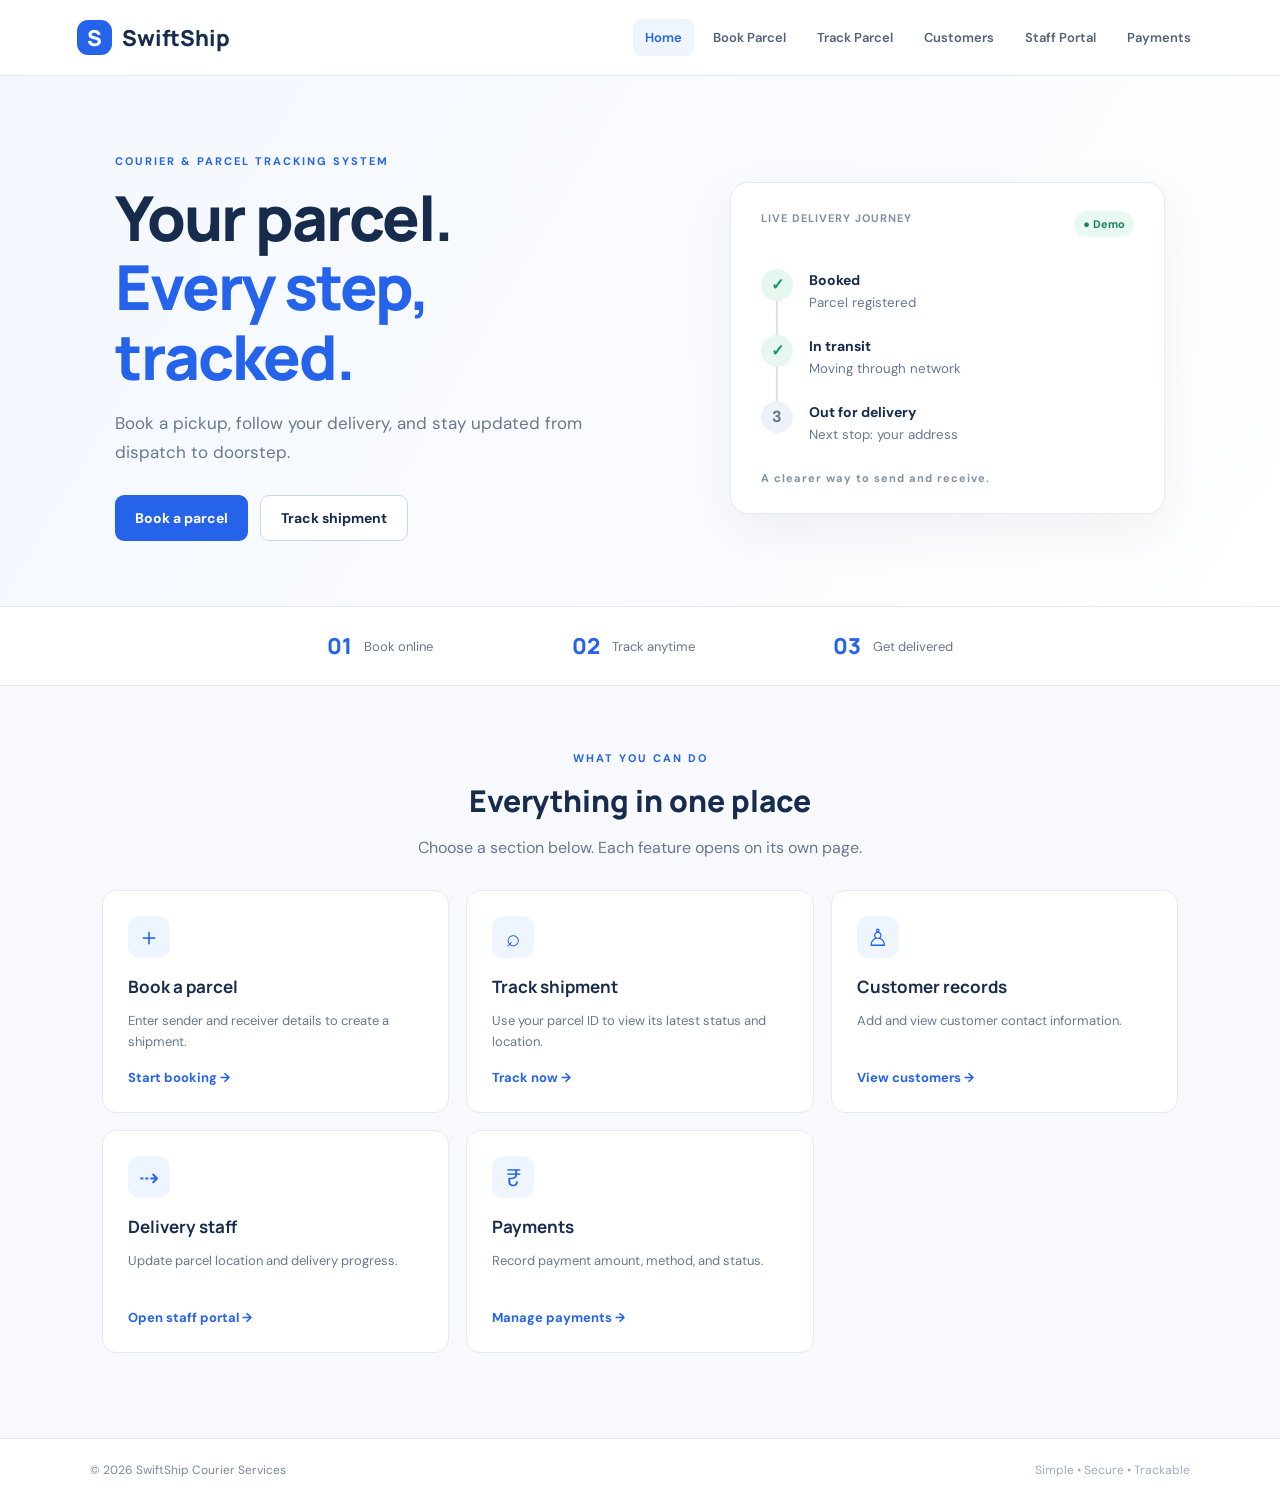
<file: index.html>
<!DOCTYPE html>
<html lang="en">
<head>
  <meta charset="UTF-8"><meta name="viewport" content="width=device-width, initial-scale=1.0">
  <title>SwiftShip | Courier & Parcel Tracking</title><link rel="stylesheet" href="style.css">
</head>
<body>
<header class="topbar"><a class="brand" href="index.html"><span class="brand-mark">S</span> SwiftShip</a>
<nav><a class="active" href="index.html">Home</a><a href="book.html">Book Parcel</a><a href="track.html">Track Parcel</a><a href="customers.html">Customers</a><a href="staff.html">Staff Portal</a><a href="payments.html">Payments</a></nav>
</header>
<main>
<section class="hero"><div class="hero-copy"><p class="eyebrow">COURIER & PARCEL TRACKING SYSTEM</p><h1>Your parcel.<br><span>Every step, tracked.</span></h1><p class="lead">Book a pickup, follow your delivery, and stay updated from dispatch to doorstep.</p><div class="actions"><a class="btn primary" href="book.html">Book a parcel</a><a class="btn outline" href="track.html">Track shipment</a></div></div>
<div class="hero-card"><div class="route-head"><span>LIVE DELIVERY JOURNEY</span><span class="pill">● Demo</span></div><div class="route"><div class="route-line"></div><div class="route-point done"><b>✓</b><div><strong>Booked</strong><small>Parcel registered</small></div></div><div class="route-point done"><b>✓</b><div><strong>In transit</strong><small>Moving through network</small></div></div><div class="route-point"><b>3</b><div><strong>Out for delivery</strong><small>Next stop: your address</small></div></div></div><div class="route-foot">A clearer way to send and receive.</div></div></section>
<section class="stats"><div><strong>01</strong><span>Book online</span></div><div><strong>02</strong><span>Track anytime</span></div><div><strong>03</strong><span>Get delivered</span></div></section>
<section class="section"><div class="section-heading"><p class="eyebrow">WHAT YOU CAN DO</p><h2>Everything in one place</h2><p>Choose a section below. Each feature opens on its own page.</p></div><div class="feature-grid">
<a class="feature" href="book.html"><span class="icon">＋</span><h3>Book a parcel</h3><p>Enter sender and receiver details to create a shipment.</p><span class="link">Start booking →</span></a>
<a class="feature" href="track.html"><span class="icon">⌕</span><h3>Track shipment</h3><p>Use your parcel ID to view its latest status and location.</p><span class="link">Track now →</span></a>
<a class="feature" href="customers.html"><span class="icon">♙</span><h3>Customer records</h3><p>Add and view customer contact information.</p><span class="link">View customers →</span></a>
<a class="feature" href="staff.html"><span class="icon">⇢</span><h3>Delivery staff</h3><p>Update parcel location and delivery progress.</p><span class="link">Open staff portal →</span></a>
<a class="feature" href="payments.html"><span class="icon">₹</span><h3>Payments</h3><p>Record payment amount, method, and status.</p><span class="link">Manage payments →</span></a>
</div></section>
</main><footer>© 2026 SwiftShip Courier Services <span>Simple • Secure • Trackable</span></footer>
<script src="app.js"></script></body></html>
</file>
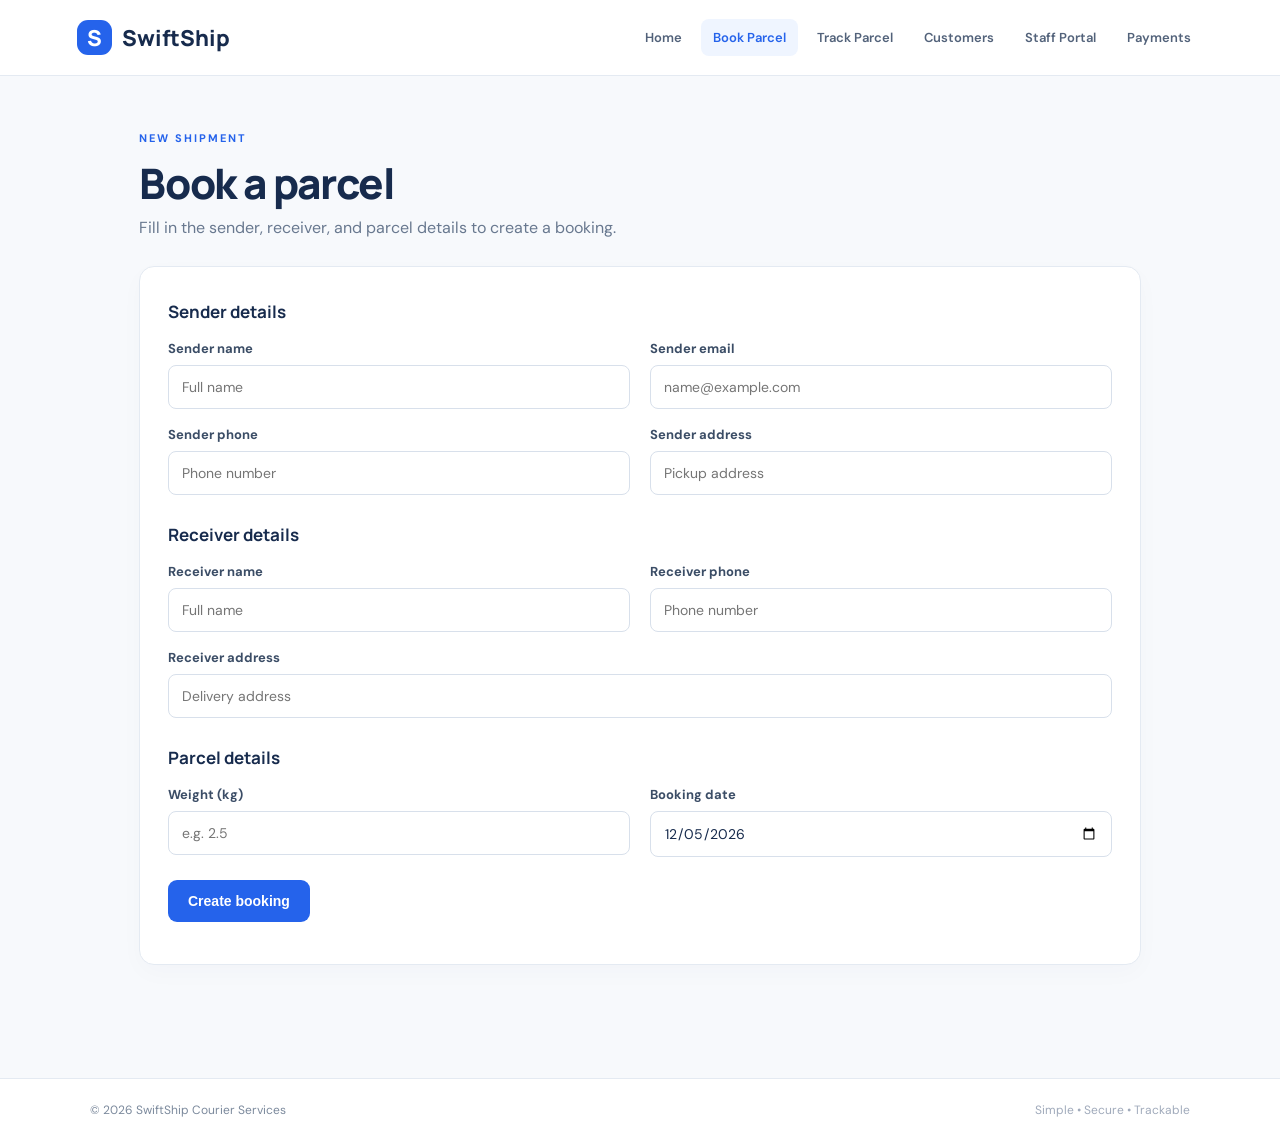
<file: book.html>
<!DOCTYPE html><html lang="en"><head><meta charset="UTF-8"><meta name="viewport" content="width=device-width,initial-scale=1"><title>Book Parcel | SwiftShip</title><link rel="stylesheet" href="style.css"></head><body>
<header class="topbar"><a class="brand" href="index.html"><span class="brand-mark">S</span> SwiftShip</a><nav><a href="index.html">Home</a><a class="active" href="book.html">Book Parcel</a><a href="track.html">Track Parcel</a><a href="customers.html">Customers</a><a href="staff.html">Staff Portal</a><a href="payments.html">Payments</a></nav></header>
<main class="page"><div class="page-title"><p class="eyebrow">NEW SHIPMENT</p><h1>Book a parcel</h1><p>Fill in the sender, receiver, and parcel details to create a booking.</p></div>
<div class="panel"><form id="bookingForm"><h2>Sender details</h2><div class="form-grid"><label>Sender name<input name="senderName" required placeholder="Full name"></label><label>Sender email<input name="email" type="email" required placeholder="name@example.com"></label><label>Sender phone<input name="phone" required placeholder="Phone number"></label><label>Sender address<input name="senderAddress" required placeholder="Pickup address"></label></div><h2>Receiver details</h2><div class="form-grid"><label>Receiver name<input name="receiverName" required placeholder="Full name"></label><label>Receiver phone<input name="receiverPhone" required placeholder="Phone number"></label><label class="wide">Receiver address<input name="receiverAddress" required placeholder="Delivery address"></label></div><h2>Parcel details</h2><div class="form-grid"><label>Weight (kg)<input name="weight" type="number" min="0.1" step="0.1" required placeholder="e.g. 2.5"></label><label>Booking date<input name="bookingDate" type="date" required></label></div><button class="btn primary" type="submit">Create booking</button><p id="bookingMessage" class="message" aria-live="polite"></p></form></div></main>
<footer>© 2026 SwiftShip Courier Services <span>Simple • Secure • Trackable</span></footer><script src="app.js"></script></body></html>
</file>
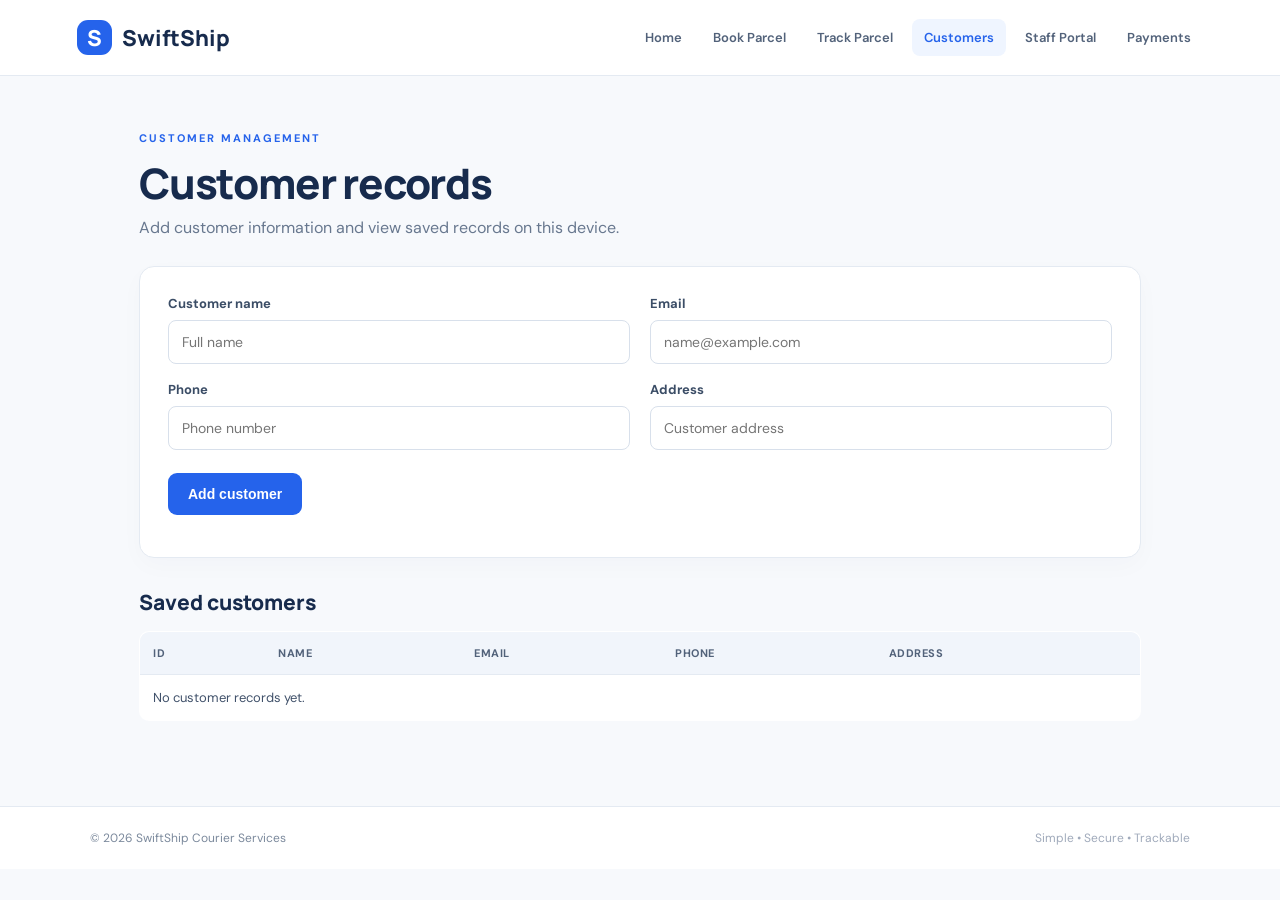
<file: customers.html>
<!DOCTYPE html><html lang="en"><head><meta charset="UTF-8"><meta name="viewport" content="width=device-width,initial-scale=1"><title>Customers | SwiftShip</title><link rel="stylesheet" href="style.css"></head><body>
<header class="topbar"><a class="brand" href="index.html"><span class="brand-mark">S</span> SwiftShip</a><nav><a href="index.html">Home</a><a href="book.html">Book Parcel</a><a href="track.html">Track Parcel</a><a class="active" href="customers.html">Customers</a><a href="staff.html">Staff Portal</a><a href="payments.html">Payments</a></nav></header>
<main class="page"><div class="page-title"><p class="eyebrow">CUSTOMER MANAGEMENT</p><h1>Customer records</h1><p>Add customer information and view saved records on this device.</p></div><div class="panel"><form id="customerForm"><div class="form-grid"><label>Customer name<input name="name" required placeholder="Full name"></label><label>Email<input name="email" type="email" required placeholder="name@example.com"></label><label>Phone<input name="phone" required placeholder="Phone number"></label><label>Address<input name="address" required placeholder="Customer address"></label></div><button class="btn primary">Add customer</button><p id="customerMessage" class="message"></p></form></div><div class="table-wrap"><h2>Saved customers</h2><table><thead><tr><th>ID</th><th>Name</th><th>Email</th><th>Phone</th><th>Address</th></tr></thead><tbody id="customersTable"></tbody></table></div></main>
<footer>© 2026 SwiftShip Courier Services <span>Simple • Secure • Trackable</span></footer><script src="app.js"></script></body></html>
</file>
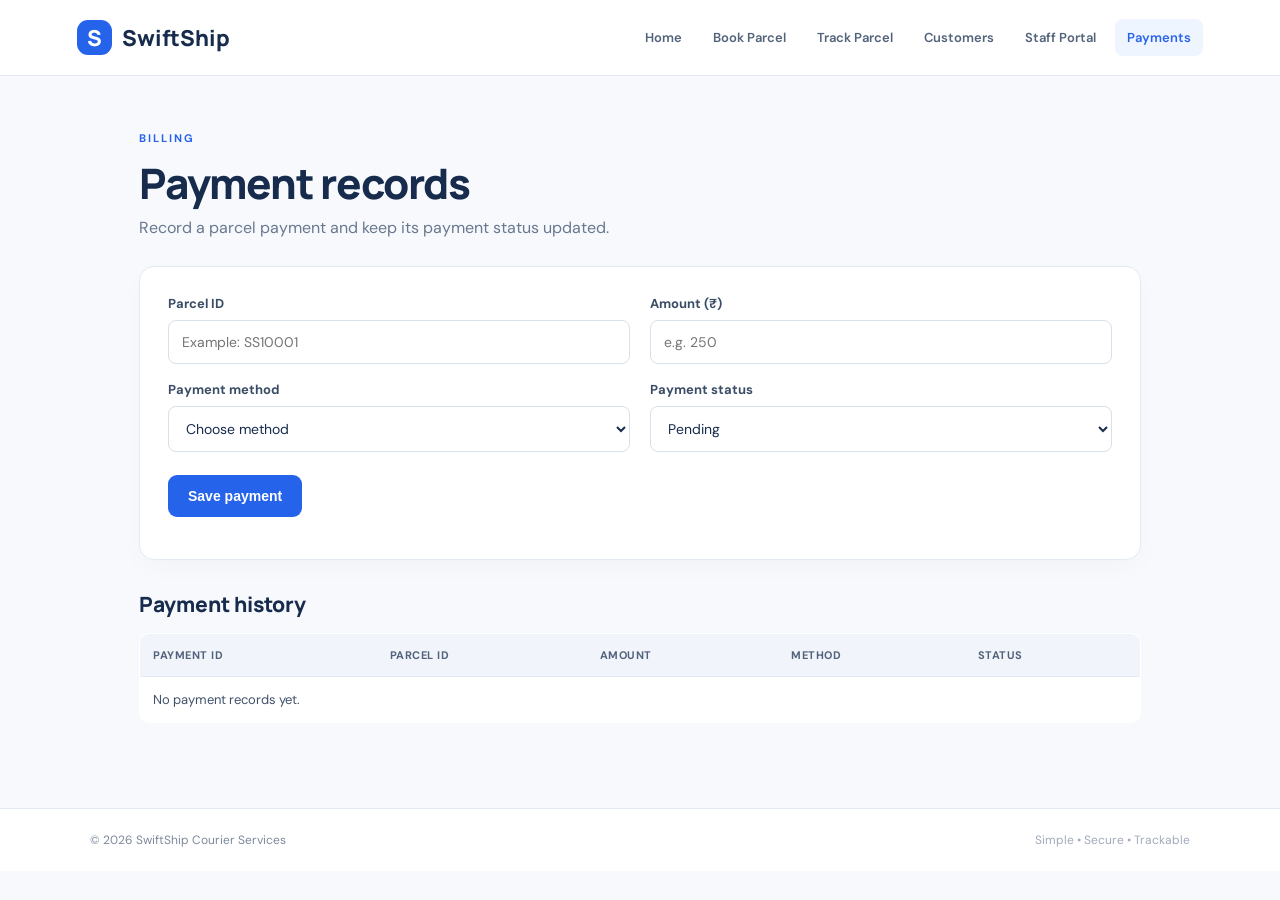
<file: payments.html>
<!DOCTYPE html><html lang="en"><head><meta charset="UTF-8"><meta name="viewport" content="width=device-width,initial-scale=1"><title>Payments | SwiftShip</title><link rel="stylesheet" href="style.css"></head><body>
<header class="topbar"><a class="brand" href="index.html"><span class="brand-mark">S</span> SwiftShip</a><nav><a href="index.html">Home</a><a href="book.html">Book Parcel</a><a href="track.html">Track Parcel</a><a href="customers.html">Customers</a><a href="staff.html">Staff Portal</a><a class="active" href="payments.html">Payments</a></nav></header>
<main class="page"><div class="page-title"><p class="eyebrow">BILLING</p><h1>Payment records</h1><p>Record a parcel payment and keep its payment status updated.</p></div><div class="panel"><form id="paymentForm"><div class="form-grid"><label>Parcel ID<input name="parcelId" required placeholder="Example: SS10001"></label><label>Amount (₹)<input name="amount" type="number" min="1" step="0.01" required placeholder="e.g. 250"></label><label>Payment method<select name="method" required><option value="">Choose method</option><option>Cash</option><option>UPI</option><option>Card</option><option>Net Banking</option></select></label><label>Payment status<select name="status" required><option>Pending</option><option>Paid</option><option>Failed</option></select></label></div><button class="btn primary">Save payment</button><p id="paymentMessage" class="message"></p></form></div><div class="table-wrap"><h2>Payment history</h2><table><thead><tr><th>Payment ID</th><th>Parcel ID</th><th>Amount</th><th>Method</th><th>Status</th></tr></thead><tbody id="paymentsTable"></tbody></table></div></main>
<footer>© 2026 SwiftShip Courier Services <span>Simple • Secure • Trackable</span></footer><script src="app.js"></script></body></html>
</file>
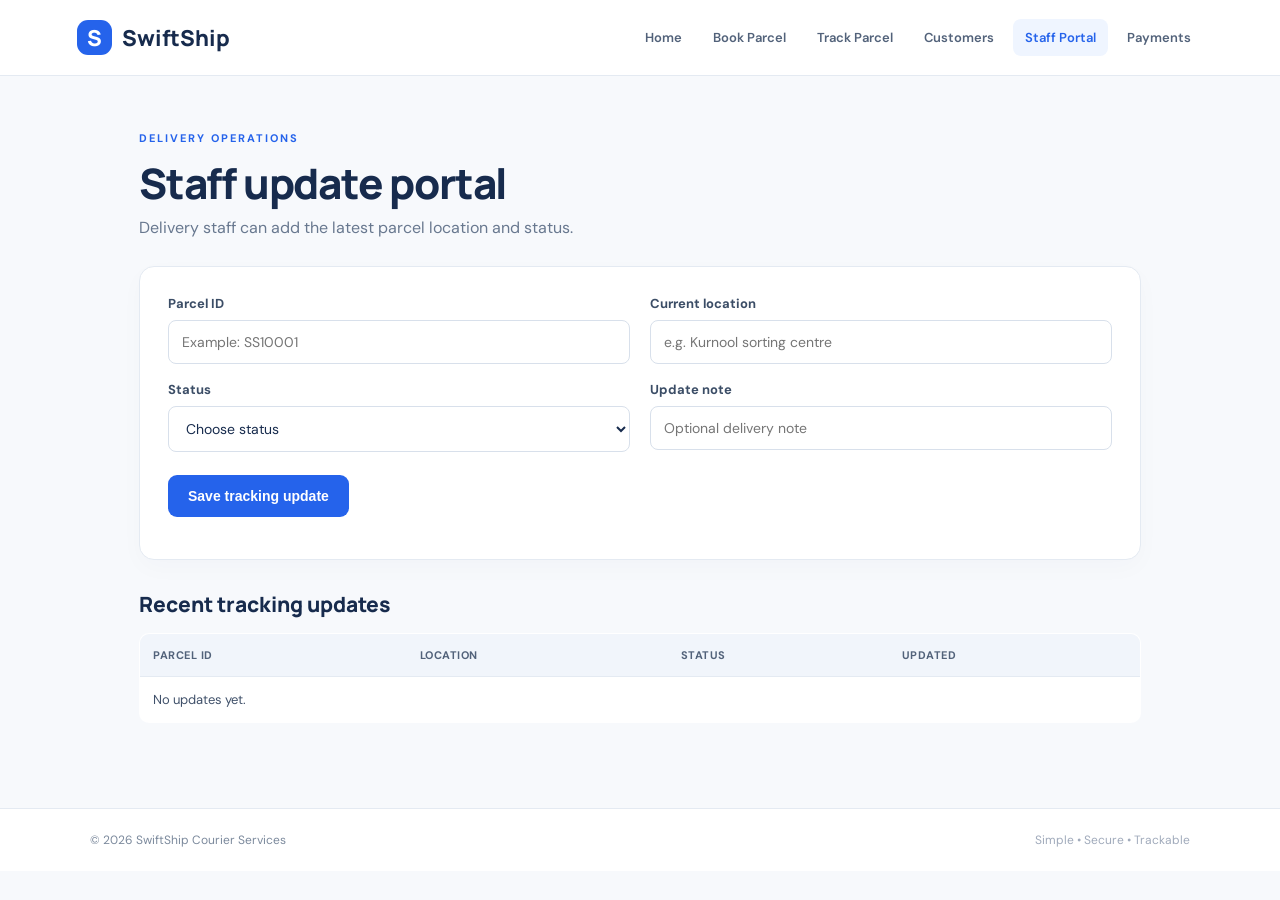
<file: staff.html>
<!DOCTYPE html><html lang="en"><head><meta charset="UTF-8"><meta name="viewport" content="width=device-width,initial-scale=1"><title>Staff Portal | SwiftShip</title><link rel="stylesheet" href="style.css"></head><body>
<header class="topbar"><a class="brand" href="index.html"><span class="brand-mark">S</span> SwiftShip</a><nav><a href="index.html">Home</a><a href="book.html">Book Parcel</a><a href="track.html">Track Parcel</a><a href="customers.html">Customers</a><a class="active" href="staff.html">Staff Portal</a><a href="payments.html">Payments</a></nav></header>
<main class="page"><div class="page-title"><p class="eyebrow">DELIVERY OPERATIONS</p><h1>Staff update portal</h1><p>Delivery staff can add the latest parcel location and status.</p></div><div class="panel"><form id="updateForm"><div class="form-grid"><label>Parcel ID<input name="parcelId" required placeholder="Example: SS10001"></label><label>Current location<input name="location" required placeholder="e.g. Kurnool sorting centre"></label><label>Status<select name="status" required><option value="">Choose status</option><option>Booked</option><option>Picked Up</option><option>In Transit</option><option>Out for Delivery</option><option>Delivered</option><option>Delivery Attempted</option></select></label><label>Update note<input name="note" placeholder="Optional delivery note"></label></div><button class="btn primary">Save tracking update</button><p id="updateMessage" class="message"></p></form></div><div class="table-wrap"><h2>Recent tracking updates</h2><table><thead><tr><th>Parcel ID</th><th>Location</th><th>Status</th><th>Updated</th></tr></thead><tbody id="updatesTable"></tbody></table></div></main>
<footer>© 2026 SwiftShip Courier Services <span>Simple • Secure • Trackable</span></footer><script src="app.js"></script></body></html>
</file>
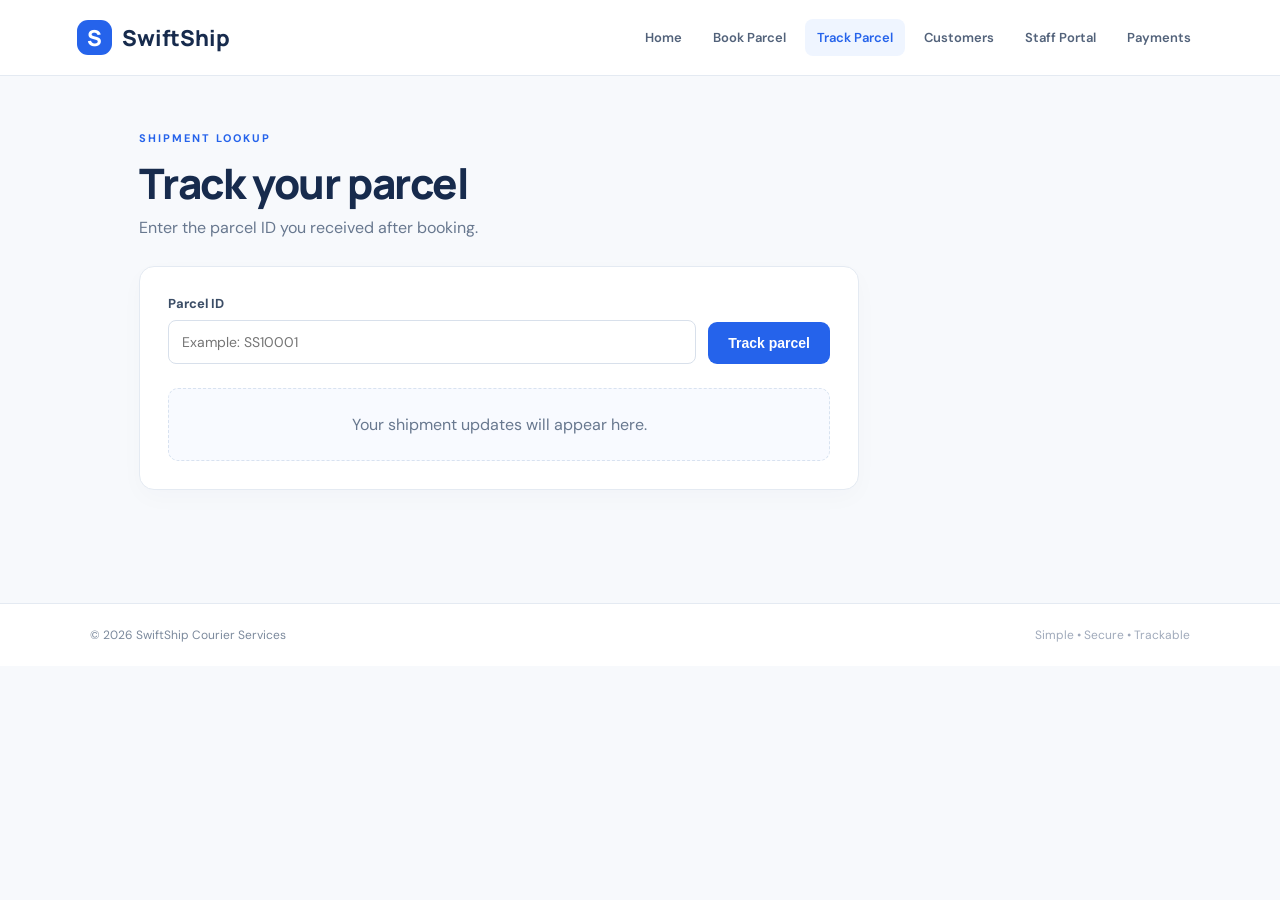
<file: track.html>
<!DOCTYPE html><html lang="en"><head><meta charset="UTF-8"><meta name="viewport" content="width=device-width,initial-scale=1"><title>Track Parcel | SwiftShip</title><link rel="stylesheet" href="style.css"></head><body>
<header class="topbar"><a class="brand" href="index.html"><span class="brand-mark">S</span> SwiftShip</a><nav><a href="index.html">Home</a><a href="book.html">Book Parcel</a><a class="active" href="track.html">Track Parcel</a><a href="customers.html">Customers</a><a href="staff.html">Staff Portal</a><a href="payments.html">Payments</a></nav></header>
<main class="page"><div class="page-title"><p class="eyebrow">SHIPMENT LOOKUP</p><h1>Track your parcel</h1><p>Enter the parcel ID you received after booking.</p></div><div class="panel narrow"><form id="trackForm" class="search-form"><label>Parcel ID<input id="trackId" required placeholder="Example: SS10001"></label><button class="btn primary">Track parcel</button></form><div id="trackingResult" class="result-area"><div class="empty-state">Your shipment updates will appear here.</div></div></div></main>
<footer>© 2026 SwiftShip Courier Services <span>Simple • Secure • Trackable</span></footer><script src="app.js"></script></body></html>
</file>
<file: style.css>
@import url('https://fonts.googleapis.com/css2?family=DM+Sans:wght@400;500;600;700&family=Manrope:wght@400;500;600;700;800&display=swap');
:root{--ink:#172b4d;--muted:#68788f;--blue:#2563eb;--pale:#eff5ff;--line:#e4eaf2;--white:#fff}*{box-sizing:border-box}body{margin:0;background:#f7f9fc;color:var(--ink);font-family:'DM Sans',Arial,sans-serif}.topbar{height:auto;min-height:76px;padding:14px 6%;display:flex;align-items:center;justify-content:space-between;gap:20px;background:#fff;border-bottom:1px solid var(--line);position:sticky;top:0;z-index:10}.brand{text-decoration:none;color:var(--ink);font:800 22px Manrope,sans-serif;display:flex;align-items:center;gap:10px;white-space:nowrap}.brand-mark{display:grid;place-items:center;background:var(--blue);color:white;width:35px;height:35px;border-radius:11px}.topbar nav{display:flex;gap:7px;flex-wrap:wrap;justify-content:flex-end}.topbar nav a{padding:10px 12px;text-decoration:none;color:#52627a;font-size:13px;font-weight:600;border-radius:8px}.topbar nav a:hover,.topbar nav a.active{background:var(--pale);color:var(--blue)}.hero{padding:78px 9% 65px;display:grid;grid-template-columns:1.1fr .9fr;gap:8%;align-items:center;background:linear-gradient(120deg,#f3f7ff,#fff)}.eyebrow{font-size:11px;letter-spacing:2px;font-weight:700;color:var(--blue);margin:0 0 15px}.hero h1,.page-title h1{font:800 clamp(38px,5vw,62px)/1.12 Manrope,sans-serif;letter-spacing:-2px;margin:0 0 18px}.hero h1 span{color:var(--blue)}.lead{font-size:17px;line-height:1.7;color:var(--muted);max-width:500px}.actions{display:flex;gap:12px;margin-top:28px}.btn{display:inline-flex;align-items:center;justify-content:center;border:0;border-radius:9px;padding:13px 20px;font-weight:700;font-size:14px;cursor:pointer;text-decoration:none}.primary{background:var(--blue);color:#fff}.primary:hover{background:#174fc5}.outline{border:1px solid #cbd7e8;color:var(--ink);background:#fff}.hero-card{background:#fff;padding:28px 30px;border:1px solid var(--line);border-radius:18px;box-shadow:0 18px 50px #1d355710}.route-head,.route-foot{display:flex;justify-content:space-between;font-size:11px;font-weight:700;letter-spacing:1px;color:#8290a4}.pill{color:#16845b;background:#e9f8f1;padding:6px 9px;border-radius:20px;letter-spacing:0}.route{position:relative;margin:32px 0 28px}.route-line{position:absolute;left:15px;top:17px;bottom:25px;width:2px;background:#d8e4f5}.route-point{position:relative;display:flex;align-items:flex-start;gap:16px;margin:24px 0}.route-point b{width:32px;height:32px;border-radius:50%;background:#edf2f9;color:#66758b;display:grid;place-items:center;z-index:1}.route-point.done b{background:#e5f7ef;color:#159568}.route-point strong,.route-point small{display:block}.route-point strong{font-size:14px;margin:2px 0 5px}.route-point small{color:var(--muted)}.stats{display:flex;justify-content:center;gap:12%;padding:24px 5%;background:#fff;border-top:1px solid var(--line);border-bottom:1px solid var(--line)}.stats div{display:flex;align-items:center;gap:12px}.stats strong{font:800 22px Manrope;color:var(--blue)}.stats span{font-size:13px;color:var(--muted)}.section{padding:65px 8% 85px}.section-heading{text-align:center;margin-bottom:32px}.section-heading h2,.table-wrap h2{font:800 30px Manrope;margin:0 0 9px}.section-heading>p:last-child{color:var(--muted)}.feature-grid{display:grid;grid-template-columns:repeat(3,1fr);gap:17px}.feature{padding:25px;background:#fff;border:1px solid var(--line);border-radius:14px;text-decoration:none;color:inherit;transition:.2s}.feature:hover{transform:translateY(-4px);box-shadow:0 12px 30px #1d355710}.icon{display:grid;place-items:center;width:42px;height:42px;border-radius:12px;background:var(--pale);color:var(--blue);font-size:24px}.feature h3{margin:17px 0 8px;font:700 17px Manrope}.feature p{font-size:13px;line-height:1.6;color:var(--muted);min-height:42px}.link{font-size:13px;color:var(--blue);font-weight:700}.page{max-width:1050px;margin:0 auto;padding:55px 24px 85px}.page-title{margin-bottom:28px}.page-title h1{font-size:42px;letter-spacing:-1.2px;margin-bottom:10px}.page-title>p:last-child{color:var(--muted);margin:0}.panel{background:#fff;border:1px solid var(--line);border-radius:15px;padding:28px;margin-bottom:28px;box-shadow:0 8px 25px #1d355706}.panel h2{font:700 17px Manrope;margin:5px 0 17px}.panel h2:not(:first-child){margin-top:28px}.form-grid{display:grid;grid-template-columns:repeat(2,minmax(0,1fr));gap:17px 20px;margin-bottom:23px}label{display:flex;flex-direction:column;gap:8px;font-size:13px;font-weight:700;color:#3b4d66}.wide{grid-column:1/-1}input,select{width:100%;padding:12px 13px;border:1px solid #d8e0eb;border-radius:8px;font:400 14px 'DM Sans',sans-serif;color:var(--ink);background:#fff;outline:none}input:focus,select:focus{border-color:var(--blue);box-shadow:0 0 0 3px #2563eb15}.message{font-size:13px;color:#16845b;margin:14px 0 0}.narrow{max-width:720px}.search-form{display:flex;align-items:flex-end;gap:12px}.search-form label{flex:1}.result-area{margin-top:24px}.empty-state{padding:25px;text-align:center;color:var(--muted);background:#f8faff;border:1px dashed #d8e2f0;border-radius:10px}.tracking-card{border:1px solid var(--line);border-radius:12px;padding:20px}.tracking-card h3{margin:0 0 6px}.tracking-card p{color:var(--muted);font-size:13px}.status-tag{display:inline-block;padding:6px 10px;border-radius:30px;background:#eaf2ff;color:var(--blue);font-size:12px;font-weight:700}.table-wrap{overflow-x:auto;margin-top:30px}.table-wrap h2{font-size:21px;margin-bottom:15px}table{width:100%;border-collapse:collapse;background:#fff;border:1px solid var(--line);border-radius:10px;overflow:hidden;font-size:13px}th,td{text-align:left;padding:14px 13px;border-bottom:1px solid var(--line);white-space:nowrap}th{background:#f1f5fb;color:#52627a;font-size:11px;letter-spacing:.5px;text-transform:uppercase}td{color:#40516a}tbody tr:last-child td{border-bottom:0}footer{padding:23px 7%;display:flex;justify-content:space-between;gap:15px;background:#fff;border-top:1px solid var(--line);font-size:12px;color:#7b899c}footer span{color:#a0aabb}@media(max-width:850px){.topbar{align-items:flex-start;flex-direction:column}.topbar nav{justify-content:flex-start}.hero{grid-template-columns:1fr;padding:55px 7%}.feature-grid{grid-template-columns:repeat(2,1fr)}}@media(max-width:560px){.topbar nav{gap:2px}.topbar nav a{padding:8px;font-size:12px}.hero h1{font-size:43px}.stats{gap:16px;justify-content:space-around}.stats div{gap:6px;flex-direction:column}.feature-grid,.form-grid{grid-template-columns:1fr}.wide{grid-column:auto}.search-form{align-items:stretch;flex-direction:column}.search-form .btn{width:100%}footer{flex-direction:column}.page-title h1{font-size:35px}.panel{padding:20px}}
</file>
